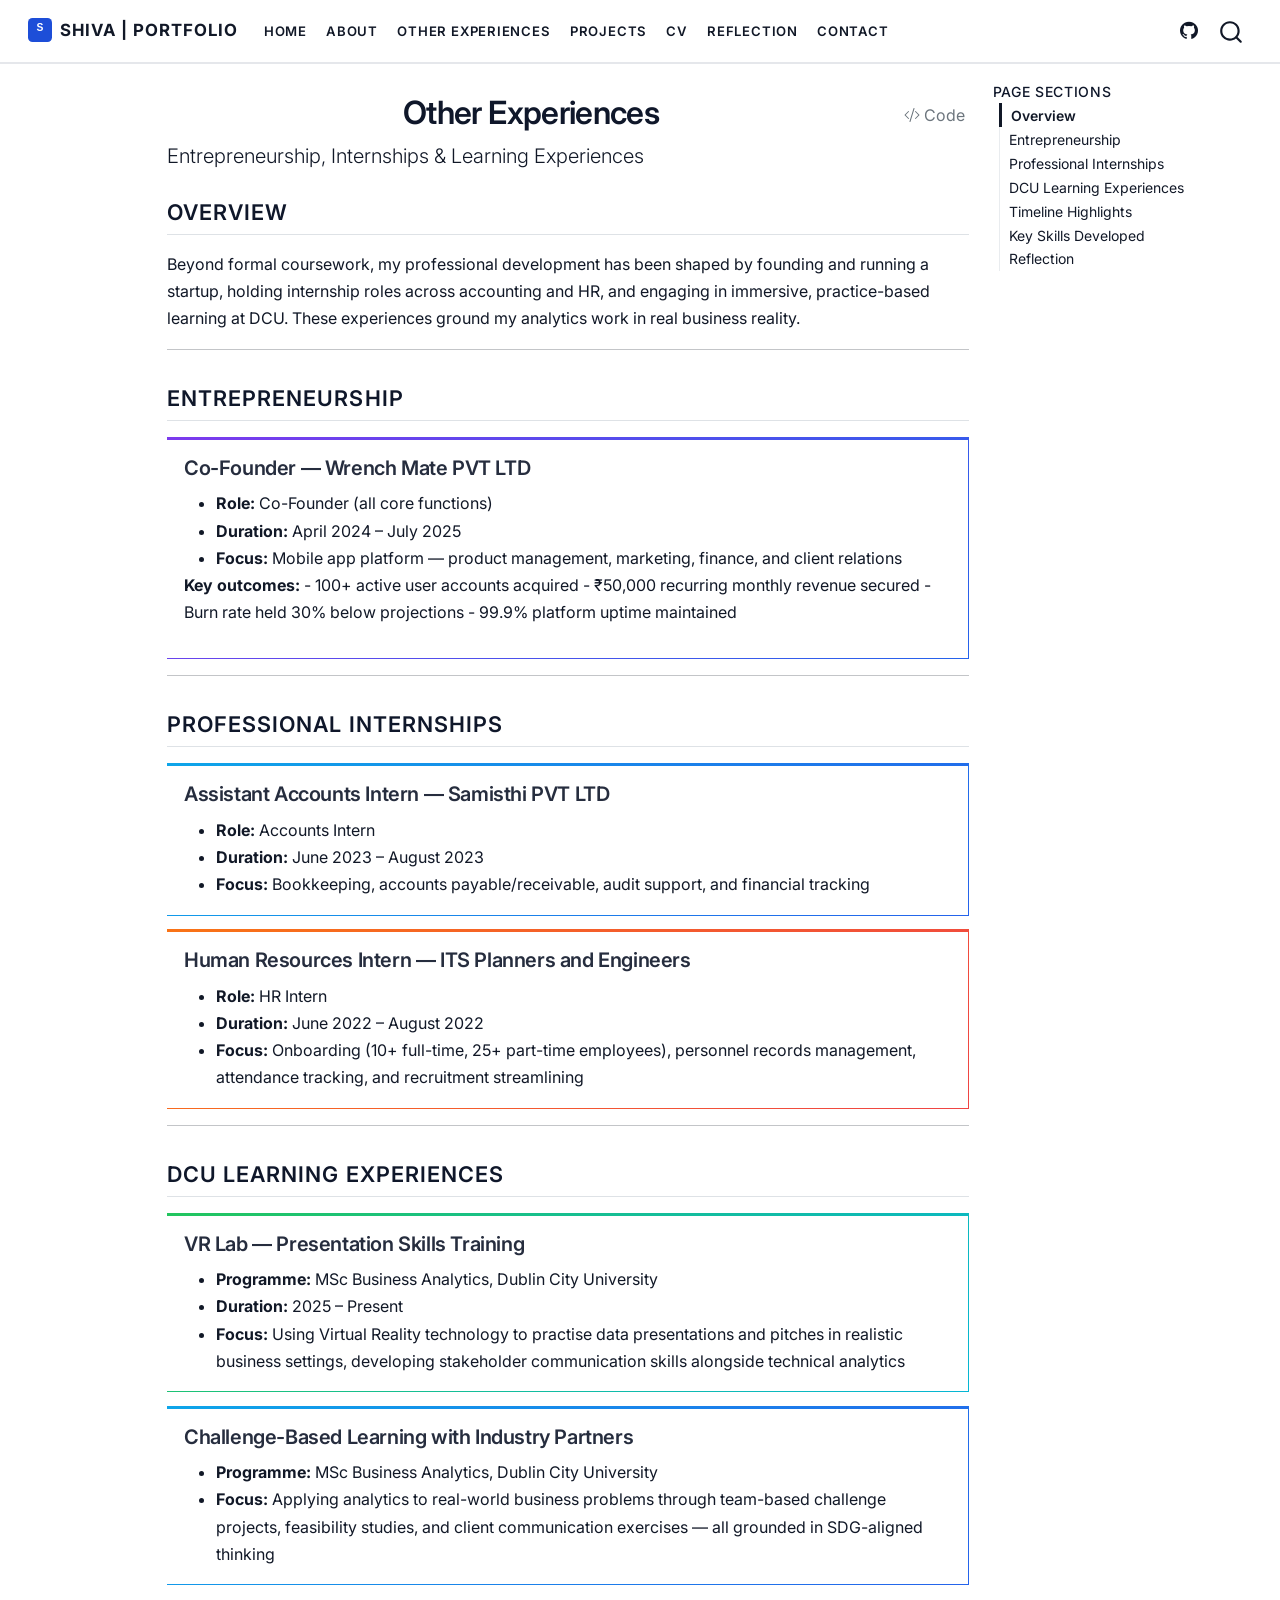
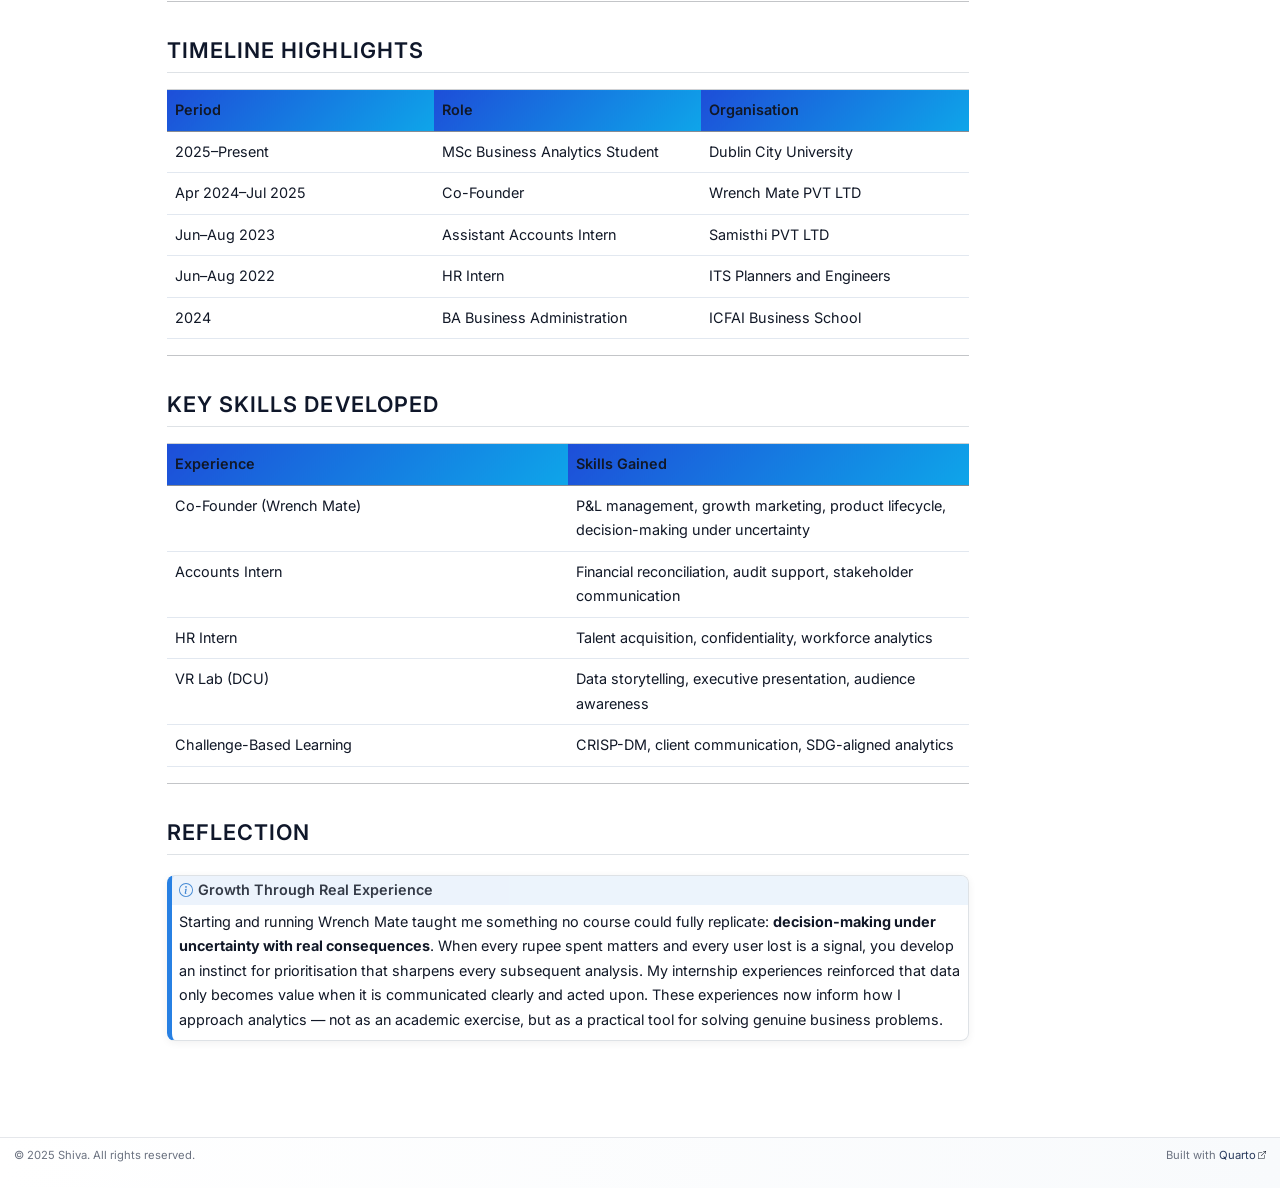
<file: docs/other-experiences.html>
<!DOCTYPE html>
<html xmlns="http://www.w3.org/1999/xhtml" lang="en" xml:lang="en"><head>

<meta charset="utf-8">
<meta name="generator" content="quarto-1.9.37">

<meta name="viewport" content="width=device-width, initial-scale=1.0, user-scalable=yes">


<title>Other Experiences – Shiva | Portfolio</title>
<style>
/* Default styles provided by pandoc.
** See https://pandoc.org/MANUAL.html#variables-for-html for config info.
*/
code{white-space: pre-wrap;}
span.smallcaps{font-variant: small-caps;}
div.columns{display: flex; gap: min(4vw, 1.5em);}
div.column{flex: auto; overflow-x: auto;}
div.hanging-indent{margin-left: 1.5em; text-indent: -1.5em;}
ul.task-list{list-style: none;}
ul.task-list li input[type="checkbox"] {
  width: 0.8em;
  margin: 0 0.8em 0.2em -1em; /* quarto-specific, see https://github.com/quarto-dev/quarto-cli/issues/4556 */ 
  vertical-align: middle;
}
/* CSS for syntax highlighting */
html { -webkit-text-size-adjust: 100%; }
pre > code.sourceCode { white-space: pre; position: relative; }
pre > code.sourceCode > span { display: inline-block; line-height: 1.25; }
pre > code.sourceCode > span:empty { height: 1.2em; }
.sourceCode { overflow: visible; }
code.sourceCode > span { color: inherit; text-decoration: inherit; }
div.sourceCode { margin: 1em 0; }
pre.sourceCode { margin: 0; }
@media screen {
div.sourceCode { overflow: auto; }
}
@media print {
pre > code.sourceCode { white-space: pre-wrap; }
pre > code.sourceCode > span { text-indent: -5em; padding-left: 5em; }
}
pre.numberSource code
  { counter-reset: source-line 0; }
pre.numberSource code > span
  { position: relative; left: -4em; counter-increment: source-line; }
pre.numberSource code > span > a:first-child::before
  { content: counter(source-line);
    position: relative; left: -1em; text-align: right; vertical-align: baseline;
    border: none; display: inline-block;
    -webkit-touch-callout: none; -webkit-user-select: none;
    -khtml-user-select: none; -moz-user-select: none;
    -ms-user-select: none; user-select: none;
    padding: 0 4px; width: 4em;
  }
pre.numberSource { margin-left: 3em;  padding-left: 4px; }
div.sourceCode
  {   }
@media screen {
pre > code.sourceCode > span > a:first-child::before { text-decoration: underline; }
}
</style>


<script src="site_libs/quarto-nav/quarto-nav.js"></script>
<script src="site_libs/quarto-nav/headroom.min.js"></script>
<script src="site_libs/clipboard/clipboard.min.js"></script>
<script src="site_libs/quarto-search/autocomplete.umd.js"></script>
<script src="site_libs/quarto-search/fuse.min.js"></script>
<script src="site_libs/quarto-search/quarto-search.js"></script>
<meta name="quarto:offset" content="./">
<link href="./images/favicon.svg" rel="icon" type="image/svg+xml">
<script src="site_libs/quarto-html/quarto.js" type="module"></script>
<script src="site_libs/quarto-html/tabsets/tabsets.js" type="module"></script>
<script src="site_libs/quarto-html/popper.min.js"></script>
<script src="site_libs/quarto-html/tippy.umd.min.js"></script>
<script src="site_libs/quarto-html/anchor.min.js"></script>
<link href="site_libs/quarto-html/tippy.css" rel="stylesheet">
<link href="site_libs/quarto-html/quarto-syntax-highlighting-1eb2a280a64a1f5f4b84ce19fa1dd180.css" rel="stylesheet" id="quarto-text-highlighting-styles">
<script src="site_libs/bootstrap/bootstrap.min.js"></script>
<link href="site_libs/bootstrap/bootstrap-icons.css" rel="stylesheet">
<link href="site_libs/bootstrap/bootstrap-989b1f3361b8b79b06a0902fea00d50c.min.css" rel="stylesheet" append-hash="true" id="quarto-bootstrap" data-mode="light">
<script id="quarto-search-options" type="application/json">{
  "location": "navbar",
  "copy-button": false,
  "collapse-after": 3,
  "panel-placement": "end",
  "type": "overlay",
  "limit": 50,
  "keyboard-shortcut": [
    "f",
    "/",
    "s"
  ],
  "show-item-context": false,
  "language": {
    "search-no-results-text": "No results",
    "search-matching-documents-text": "matching documents",
    "search-copy-link-title": "Copy link to search",
    "search-hide-matches-text": "Hide additional matches",
    "search-more-match-text": "more match in this document",
    "search-more-matches-text": "more matches in this document",
    "search-clear-button-title": "Clear",
    "search-text-placeholder": "",
    "search-detached-cancel-button-title": "Cancel",
    "search-submit-button-title": "Submit",
    "search-label": "Search"
  }
}</script>
<style>html{ scroll-behavior: smooth; }</style>


</head>

<body class="nav-fixed quarto-light">

<div id="quarto-search-results"></div>
  <header id="quarto-header" class="headroom fixed-top">
    <nav class="navbar navbar-expand-lg " data-bs-theme="dark">
      <div class="navbar-container container-fluid">
      <div class="navbar-brand-container mx-auto">
    <a href="./index.html" class="navbar-brand navbar-brand-logo">
    <img src="./images/logo.svg" alt="" class="navbar-logo light-content">
    <img src="./images/logo.svg" alt="" class="navbar-logo dark-content">
    </a>
    <a class="navbar-brand" href="./index.html">
    <span class="navbar-title">Shiva | Portfolio</span>
    </a>
  </div>
            <div id="quarto-search" class="" title="Search"></div>
          <button class="navbar-toggler" type="button" data-bs-toggle="collapse" data-bs-target="#navbarCollapse" aria-controls="navbarCollapse" role="menu" aria-expanded="false" aria-label="Toggle navigation" onclick="if (window.quartoToggleHeadroom) { window.quartoToggleHeadroom(); }">
  <span class="navbar-toggler-icon"></span>
</button>
          <div class="collapse navbar-collapse" id="navbarCollapse">
            <ul class="navbar-nav navbar-nav-scroll me-auto">
  <li class="nav-item">
    <a class="nav-link" href="./index.html"> 
<span class="menu-text">Home</span></a>
  </li>  
  <li class="nav-item">
    <a class="nav-link" href="./about.html"> 
<span class="menu-text">About</span></a>
  </li>  
  <li class="nav-item">
    <a class="nav-link active" href="./other-experiences.html" aria-current="page"> 
<span class="menu-text">Other Experiences</span></a>
  </li>  
  <li class="nav-item">
    <a class="nav-link" href="./projects/index.html"> 
<span class="menu-text">Projects</span></a>
  </li>  
  <li class="nav-item">
    <a class="nav-link" href="./CV/cv.pdf" target="_blank"> 
<span class="menu-text">CV</span></a>
  </li>  
  <li class="nav-item">
    <a class="nav-link" href="./reflection.html"> 
<span class="menu-text">Reflection</span></a>
  </li>  
  <li class="nav-item">
    <a class="nav-link" href="./contact.html"> 
<span class="menu-text">Contact</span></a>
  </li>  
</ul>
            <ul class="navbar-nav navbar-nav-scroll ms-auto">
  <li class="nav-item compact">
    <a class="nav-link" href="https://github.com/shivasagarsulige2-rgb" target="_blank"> <i class="bi bi-github" role="img">
</i> 
<span class="menu-text"></span></a>
  </li>  
</ul>
          </div> <!-- /navcollapse -->
            <div class="quarto-navbar-tools">
</div>
      </div> <!-- /container-fluid -->
    </nav>
</header>
<!-- content -->
<div id="quarto-content" class="quarto-container page-columns page-rows-contents page-layout-article page-navbar">
<!-- sidebar -->
<!-- margin-sidebar -->
    <div id="quarto-margin-sidebar" class="sidebar margin-sidebar">
        <nav id="TOC" role="doc-toc" class="toc-active">
    <h2 id="toc-title">Page Sections</h2>
   
  <ul>
  <li><a href="#overview" id="toc-overview" class="nav-link active" data-scroll-target="#overview">Overview</a></li>
  <li><a href="#entrepreneurship" id="toc-entrepreneurship" class="nav-link" data-scroll-target="#entrepreneurship">Entrepreneurship</a>
  <ul class="collapse">
  <li><a href="#co-founder-wrench-mate-pvt-ltd" id="toc-co-founder-wrench-mate-pvt-ltd" class="nav-link" data-scroll-target="#co-founder-wrench-mate-pvt-ltd">Co-Founder — Wrench Mate PVT LTD</a></li>
  </ul></li>
  <li><a href="#professional-internships" id="toc-professional-internships" class="nav-link" data-scroll-target="#professional-internships">Professional Internships</a>
  <ul class="collapse">
  <li><a href="#assistant-accounts-intern-samisthi-pvt-ltd" id="toc-assistant-accounts-intern-samisthi-pvt-ltd" class="nav-link" data-scroll-target="#assistant-accounts-intern-samisthi-pvt-ltd">Assistant Accounts Intern — Samisthi PVT LTD</a></li>
  <li><a href="#human-resources-intern-its-planners-and-engineers" id="toc-human-resources-intern-its-planners-and-engineers" class="nav-link" data-scroll-target="#human-resources-intern-its-planners-and-engineers">Human Resources Intern — ITS Planners and Engineers</a></li>
  </ul></li>
  <li><a href="#dcu-learning-experiences" id="toc-dcu-learning-experiences" class="nav-link" data-scroll-target="#dcu-learning-experiences">DCU Learning Experiences</a>
  <ul class="collapse">
  <li><a href="#vr-lab-presentation-skills-training" id="toc-vr-lab-presentation-skills-training" class="nav-link" data-scroll-target="#vr-lab-presentation-skills-training">VR Lab — Presentation Skills Training</a></li>
  <li><a href="#challenge-based-learning-with-industry-partners" id="toc-challenge-based-learning-with-industry-partners" class="nav-link" data-scroll-target="#challenge-based-learning-with-industry-partners">Challenge-Based Learning with Industry Partners</a></li>
  </ul></li>
  <li><a href="#timeline-highlights" id="toc-timeline-highlights" class="nav-link" data-scroll-target="#timeline-highlights">Timeline Highlights</a></li>
  <li><a href="#key-skills-developed" id="toc-key-skills-developed" class="nav-link" data-scroll-target="#key-skills-developed">Key Skills Developed</a></li>
  <li><a href="#reflection" id="toc-reflection" class="nav-link" data-scroll-target="#reflection">Reflection</a></li>
  </ul>
</nav>
    </div>
<!-- main -->
<main class="content" id="quarto-document-content">

<header id="title-block-header" class="quarto-title-block default">
<div class="quarto-title">
<div class="quarto-title-block"><div><h1 class="title">Other Experiences</h1><button type="button" class="btn code-tools-button" id="quarto-code-tools-source"><i class="bi"></i> Code</button></div></div>
<p class="subtitle lead">Entrepreneurship, Internships &amp; Learning Experiences</p>
</div>



<div class="quarto-title-meta">

    
  
    
  </div>
  


</header>


<section id="overview" class="level2">
<h2 class="anchored" data-anchor-id="overview">Overview</h2>
<p>Beyond formal coursework, my professional development has been shaped by founding and running a startup, holding internship roles across accounting and HR, and engaging in immersive, practice-based learning at DCU. These experiences ground my analytics work in real business reality.</p>
<hr>
</section>
<section id="entrepreneurship" class="level2">
<h2 class="anchored" data-anchor-id="entrepreneurship">Entrepreneurship</h2>
<section id="co-founder-wrench-mate-pvt-ltd" class="level3 experience-card theme-violet">
<h3 class="anchored" data-anchor-id="co-founder-wrench-mate-pvt-ltd">Co-Founder — Wrench Mate PVT LTD</h3>
<ul>
<li><strong>Role:</strong> Co-Founder (all core functions)</li>
<li><strong>Duration:</strong> April 2024 – July 2025</li>
<li><strong>Focus:</strong> Mobile app platform — product management, marketing, finance, and client relations</li>
</ul>
<p><strong>Key outcomes:</strong> - 100+ active user accounts acquired - ₹50,000 recurring monthly revenue secured - Burn rate held 30% below projections - 99.9% platform uptime maintained</p>
</section>
<hr>
</section>
<section id="professional-internships" class="level2">
<h2 class="anchored" data-anchor-id="professional-internships">Professional Internships</h2>
<section id="assistant-accounts-intern-samisthi-pvt-ltd" class="level3 experience-card theme-ocean">
<h3 class="anchored" data-anchor-id="assistant-accounts-intern-samisthi-pvt-ltd">Assistant Accounts Intern — Samisthi PVT LTD</h3>
<ul>
<li><strong>Role:</strong> Accounts Intern</li>
<li><strong>Duration:</strong> June 2023 – August 2023</li>
<li><strong>Focus:</strong> Bookkeeping, accounts payable/receivable, audit support, and financial tracking</li>
</ul>
</section>
<section id="human-resources-intern-its-planners-and-engineers" class="level3 experience-card theme-sunset">
<h3 class="anchored" data-anchor-id="human-resources-intern-its-planners-and-engineers">Human Resources Intern — ITS Planners and Engineers</h3>
<ul>
<li><strong>Role:</strong> HR Intern</li>
<li><strong>Duration:</strong> June 2022 – August 2022</li>
<li><strong>Focus:</strong> Onboarding (10+ full-time, 25+ part-time employees), personnel records management, attendance tracking, and recruitment streamlining</li>
</ul>
</section>
<hr>
</section>
<section id="dcu-learning-experiences" class="level2">
<h2 class="anchored" data-anchor-id="dcu-learning-experiences">DCU Learning Experiences</h2>
<section id="vr-lab-presentation-skills-training" class="level3 experience-card theme-aurora">
<h3 class="anchored" data-anchor-id="vr-lab-presentation-skills-training">VR Lab — Presentation Skills Training</h3>
<ul>
<li><strong>Programme:</strong> MSc Business Analytics, Dublin City University</li>
<li><strong>Duration:</strong> 2025 – Present</li>
<li><strong>Focus:</strong> Using Virtual Reality technology to practise data presentations and pitches in realistic business settings, developing stakeholder communication skills alongside technical analytics</li>
</ul>
</section>
<section id="challenge-based-learning-with-industry-partners" class="level3 experience-card theme-ocean">
<h3 class="anchored" data-anchor-id="challenge-based-learning-with-industry-partners">Challenge-Based Learning with Industry Partners</h3>
<ul>
<li><strong>Programme:</strong> MSc Business Analytics, Dublin City University</li>
<li><strong>Focus:</strong> Applying analytics to real-world business problems through team-based challenge projects, feasibility studies, and client communication exercises — all grounded in SDG-aligned thinking</li>
</ul>
</section>
<hr>
</section>
<section id="timeline-highlights" class="level2">
<h2 class="anchored" data-anchor-id="timeline-highlights">Timeline Highlights</h2>
<table class="caption-top table">
<colgroup>
<col style="width: 33%">
<col style="width: 33%">
<col style="width: 33%">
</colgroup>
<thead>
<tr class="header">
<th>Period</th>
<th>Role</th>
<th>Organisation</th>
</tr>
</thead>
<tbody>
<tr class="odd">
<td>2025–Present</td>
<td>MSc Business Analytics Student</td>
<td>Dublin City University</td>
</tr>
<tr class="even">
<td>Apr 2024–Jul 2025</td>
<td>Co-Founder</td>
<td>Wrench Mate PVT LTD</td>
</tr>
<tr class="odd">
<td>Jun–Aug 2023</td>
<td>Assistant Accounts Intern</td>
<td>Samisthi PVT LTD</td>
</tr>
<tr class="even">
<td>Jun–Aug 2022</td>
<td>HR Intern</td>
<td>ITS Planners and Engineers</td>
</tr>
<tr class="odd">
<td>2024</td>
<td>BA Business Administration</td>
<td>ICFAI Business School</td>
</tr>
</tbody>
</table>
<hr>
</section>
<section id="key-skills-developed" class="level2">
<h2 class="anchored" data-anchor-id="key-skills-developed">Key Skills Developed</h2>
<table class="caption-top table">
<colgroup>
<col style="width: 50%">
<col style="width: 50%">
</colgroup>
<thead>
<tr class="header">
<th>Experience</th>
<th>Skills Gained</th>
</tr>
</thead>
<tbody>
<tr class="odd">
<td>Co-Founder (Wrench Mate)</td>
<td>P&amp;L management, growth marketing, product lifecycle, decision-making under uncertainty</td>
</tr>
<tr class="even">
<td>Accounts Intern</td>
<td>Financial reconciliation, audit support, stakeholder communication</td>
</tr>
<tr class="odd">
<td>HR Intern</td>
<td>Talent acquisition, confidentiality, workforce analytics</td>
</tr>
<tr class="even">
<td>VR Lab (DCU)</td>
<td>Data storytelling, executive presentation, audience awareness</td>
</tr>
<tr class="odd">
<td>Challenge-Based Learning</td>
<td>CRISP-DM, client communication, SDG-aligned analytics</td>
</tr>
</tbody>
</table>
<hr>
</section>
<section id="reflection" class="level2">
<h2 class="anchored" data-anchor-id="reflection">Reflection</h2>
<div class="callout callout-style-default callout-note callout-titled" title="Growth Through Real Experience">
<div class="callout-header d-flex align-content-center">
<div class="callout-icon-container">
<i class="callout-icon"></i>
</div>
<div class="callout-title-container flex-fill">
<span class="screen-reader-only">Note</span>Growth Through Real Experience
</div>
</div>
<div class="callout-body-container callout-body">
<p>Starting and running Wrench Mate taught me something no course could fully replicate: <strong>decision-making under uncertainty with real consequences</strong>. When every rupee spent matters and every user lost is a signal, you develop an instinct for prioritisation that sharpens every subsequent analysis. My internship experiences reinforced that data only becomes value when it is communicated clearly and acted upon. These experiences now inform how I approach analytics — not as an academic exercise, but as a practical tool for solving genuine business problems.</p>
</div>
</div>


<!-- -->

</section>

</main> <!-- /main -->
<script id="quarto-html-after-body" type="application/javascript">
  window.document.addEventListener("DOMContentLoaded", function (event) {
    const icon = "";
    const anchorJS = new window.AnchorJS();
    anchorJS.options = {
      placement: 'right',
      icon: icon
    };
    anchorJS.add('.anchored');
    const isCodeAnnotation = (el) => {
      for (const clz of el.classList) {
        if (clz.startsWith('code-annotation-')) {                     
          return true;
        }
      }
      return false;
    }
    const onCopySuccess = function(e) {
      // button target
      const button = e.trigger;
      // don't keep focus
      button.blur();
      // flash "checked"
      button.classList.add('code-copy-button-checked');
      var currentTitle = button.getAttribute("title");
      button.setAttribute("title", "Copied!");
      let tooltip;
      if (window.bootstrap) {
        button.setAttribute("data-bs-toggle", "tooltip");
        button.setAttribute("data-bs-placement", "left");
        button.setAttribute("data-bs-title", "Copied!");
        tooltip = new bootstrap.Tooltip(button, 
          { trigger: "manual", 
            customClass: "code-copy-button-tooltip",
            offset: [0, -8]});
        tooltip.show();    
      }
      setTimeout(function() {
        if (tooltip) {
          tooltip.hide();
          button.removeAttribute("data-bs-title");
          button.removeAttribute("data-bs-toggle");
          button.removeAttribute("data-bs-placement");
        }
        button.setAttribute("title", currentTitle);
        button.classList.remove('code-copy-button-checked');
      }, 1000);
      // clear code selection
      e.clearSelection();
    }
    const getTextToCopy = function(trigger) {
      const outerScaffold = trigger.parentElement.cloneNode(true);
      const codeEl = outerScaffold.querySelector('code');
      for (const childEl of codeEl.children) {
        if (isCodeAnnotation(childEl)) {
          childEl.remove();
        }
      }
      return codeEl.innerText;
    }
    const clipboard = new window.ClipboardJS('.code-copy-button:not([data-in-quarto-modal])', {
      text: getTextToCopy
    });
    clipboard.on('success', onCopySuccess);
    if (window.document.getElementById('quarto-embedded-source-code-modal')) {
      const clipboardModal = new window.ClipboardJS('.code-copy-button[data-in-quarto-modal]', {
        text: getTextToCopy,
        container: window.document.getElementById('quarto-embedded-source-code-modal')
      });
      clipboardModal.on('success', onCopySuccess);
    }
    const viewSource = window.document.getElementById('quarto-view-source') ||
                       window.document.getElementById('quarto-code-tools-source');
    if (viewSource) {
      const sourceUrl = viewSource.getAttribute("data-quarto-source-url");
      viewSource.addEventListener("click", function(e) {
        if (sourceUrl) {
          // rstudio viewer pane
          if (/\bcapabilities=\b/.test(window.location)) {
            window.open(sourceUrl);
          } else {
            window.location.href = sourceUrl;
          }
        } else {
          const modal = new bootstrap.Modal(document.getElementById('quarto-embedded-source-code-modal'));
          modal.show();
        }
        return false;
      });
    }
    function toggleCodeHandler(show) {
      return function(e) {
        const detailsSrc = window.document.querySelectorAll(".cell > details > .sourceCode");
        for (let i=0; i<detailsSrc.length; i++) {
          const details = detailsSrc[i].parentElement;
          if (show) {
            details.open = true;
          } else {
            details.removeAttribute("open");
          }
        }
        const cellCodeDivs = window.document.querySelectorAll(".cell > .sourceCode");
        const fromCls = show ? "hidden" : "unhidden";
        const toCls = show ? "unhidden" : "hidden";
        for (let i=0; i<cellCodeDivs.length; i++) {
          const codeDiv = cellCodeDivs[i];
          if (codeDiv.classList.contains(fromCls)) {
            codeDiv.classList.remove(fromCls);
            codeDiv.classList.add(toCls);
          } 
        }
        return false;
      }
    }
    const hideAllCode = window.document.getElementById("quarto-hide-all-code");
    if (hideAllCode) {
      hideAllCode.addEventListener("click", toggleCodeHandler(false));
    }
    const showAllCode = window.document.getElementById("quarto-show-all-code");
    if (showAllCode) {
      showAllCode.addEventListener("click", toggleCodeHandler(true));
    }
      var localhostRegex = new RegExp(/^(?:http|https):\/\/localhost\:?[0-9]*\//);
      var mailtoRegex = new RegExp(/^mailto:/);
        var filterRegex = new RegExp('/' + window.location.host + '/');
      var isInternal = (href) => {
          return filterRegex.test(href) || localhostRegex.test(href) || mailtoRegex.test(href);
      }
      // Inspect non-navigation links and adorn them if external
     var links = window.document.querySelectorAll('a[href]:not(.nav-link):not(.navbar-brand):not(.toc-action):not(.sidebar-link):not(.sidebar-item-toggle):not(.pagination-link):not(.no-external):not([aria-hidden]):not(.dropdown-item):not(.quarto-navigation-tool):not(.about-link)');
      for (var i=0; i<links.length; i++) {
        const link = links[i];
        if (!isInternal(link.href)) {
          // undo the damage that might have been done by quarto-nav.js in the case of
          // links that we want to consider external
          if (link.dataset.originalHref !== undefined) {
            link.href = link.dataset.originalHref;
          }
            // target, if specified
            link.setAttribute("target", "_blank");
            if (link.getAttribute("rel") === null) {
              link.setAttribute("rel", "noopener");
            }
            // default icon
            link.classList.add("external");
        }
      }
    function tippyHover(el, contentFn, onTriggerFn, onUntriggerFn) {
      const config = {
        allowHTML: true,
        maxWidth: 500,
        delay: 100,
        arrow: false,
        appendTo: function(el) {
            return el.parentElement;
        },
        interactive: true,
        interactiveBorder: 10,
        theme: 'quarto',
        placement: 'bottom-start',
      };
      if (contentFn) {
        config.content = contentFn;
      }
      if (onTriggerFn) {
        config.onTrigger = onTriggerFn;
      }
      if (onUntriggerFn) {
        config.onUntrigger = onUntriggerFn;
      }
      window.tippy(el, config); 
    }
    const noterefs = window.document.querySelectorAll('a[role="doc-noteref"]');
    for (var i=0; i<noterefs.length; i++) {
      const ref = noterefs[i];
      tippyHover(ref, function() {
        // use id or data attribute instead here
        let href = ref.getAttribute('data-footnote-href') || ref.getAttribute('href');
        try { href = new URL(href).hash; } catch {}
        const id = href.replace(/^#\/?/, "");
        const note = window.document.getElementById(id);
        if (note) {
          return note.innerHTML;
        } else {
          return "";
        }
      });
    }
    const xrefs = window.document.querySelectorAll('a.quarto-xref');
    const processXRef = (id, note) => {
      // Strip column container classes
      const stripColumnClz = (el) => {
        el.classList.remove("page-full", "page-columns");
        if (el.children) {
          for (const child of el.children) {
            stripColumnClz(child);
          }
        }
      }
      stripColumnClz(note)
      if (id === null || id.startsWith('sec-')) {
        // Special case sections, only their first couple elements
        const container = document.createElement("div");
        if (note.children && note.children.length > 2) {
          container.appendChild(note.children[0].cloneNode(true));
          for (let i = 1; i < note.children.length; i++) {
            const child = note.children[i];
            if (child.tagName === "P" && child.innerText === "") {
              continue;
            } else {
              container.appendChild(child.cloneNode(true));
              break;
            }
          }
          if (window.Quarto?.typesetMath) {
            window.Quarto.typesetMath(container);
          }
          return container.innerHTML
        } else {
          if (window.Quarto?.typesetMath) {
            window.Quarto.typesetMath(note);
          }
          return note.innerHTML;
        }
      } else {
        // Remove any anchor links if they are present
        const anchorLink = note.querySelector('a.anchorjs-link');
        if (anchorLink) {
          anchorLink.remove();
        }
        if (window.Quarto?.typesetMath) {
          window.Quarto.typesetMath(note);
        }
        if (note.classList.contains("callout")) {
          return note.outerHTML;
        } else {
          return note.innerHTML;
        }
      }
    }
    for (var i=0; i<xrefs.length; i++) {
      const xref = xrefs[i];
      tippyHover(xref, undefined, function(instance) {
        instance.disable();
        let url = xref.getAttribute('href');
        let hash = undefined; 
        if (url.startsWith('#')) {
          hash = url;
        } else {
          try { hash = new URL(url).hash; } catch {}
        }
        if (hash) {
          const id = hash.replace(/^#\/?/, "");
          const note = window.document.getElementById(id);
          if (note !== null) {
            try {
              const html = processXRef(id, note.cloneNode(true));
              instance.setContent(html);
            } finally {
              instance.enable();
              instance.show();
            }
          } else {
            // See if we can fetch this
            fetch(url.split('#')[0])
            .then(res => res.text())
            .then(html => {
              const parser = new DOMParser();
              const htmlDoc = parser.parseFromString(html, "text/html");
              const note = htmlDoc.getElementById(id);
              if (note !== null) {
                const html = processXRef(id, note);
                instance.setContent(html);
              } 
            }).finally(() => {
              instance.enable();
              instance.show();
            });
          }
        } else {
          // See if we can fetch a full url (with no hash to target)
          // This is a special case and we should probably do some content thinning / targeting
          fetch(url)
          .then(res => res.text())
          .then(html => {
            const parser = new DOMParser();
            const htmlDoc = parser.parseFromString(html, "text/html");
            const note = htmlDoc.querySelector('main.content');
            if (note !== null) {
              // This should only happen for chapter cross references
              // (since there is no id in the URL)
              // remove the first header
              if (note.children.length > 0 && note.children[0].tagName === "HEADER") {
                note.children[0].remove();
              }
              const html = processXRef(null, note);
              instance.setContent(html);
            } 
          }).finally(() => {
            instance.enable();
            instance.show();
          });
        }
      }, function(instance) {
      });
    }
        let selectedAnnoteEl;
        const selectorForAnnotation = ( cell, annotation) => {
          let cellAttr = 'data-code-cell="' + cell + '"';
          let lineAttr = 'data-code-annotation="' +  annotation + '"';
          const selector = 'span[' + cellAttr + '][' + lineAttr + ']';
          return selector;
        }
        const selectCodeLines = (annoteEl) => {
          const doc = window.document;
          const targetCell = annoteEl.getAttribute("data-target-cell");
          const targetAnnotation = annoteEl.getAttribute("data-target-annotation");
          const annoteSpan = window.document.querySelector(selectorForAnnotation(targetCell, targetAnnotation));
          const lines = annoteSpan.getAttribute("data-code-lines").split(",");
          const lineIds = lines.map((line) => {
            return targetCell + "-" + line;
          })
          let top = null;
          let height = null;
          let parent = null;
          if (lineIds.length > 0) {
              //compute the position of the single el (top and bottom and make a div)
              const el = window.document.getElementById(lineIds[0]);
              top = el.offsetTop;
              height = el.offsetHeight;
              parent = el.parentElement.parentElement;
            if (lineIds.length > 1) {
              const lastEl = window.document.getElementById(lineIds[lineIds.length - 1]);
              const bottom = lastEl.offsetTop + lastEl.offsetHeight;
              height = bottom - top;
            }
            if (top !== null && height !== null && parent !== null) {
              // cook up a div (if necessary) and position it 
              let div = window.document.getElementById("code-annotation-line-highlight");
              if (div === null) {
                div = window.document.createElement("div");
                div.setAttribute("id", "code-annotation-line-highlight");
                div.style.position = 'absolute';
                parent.appendChild(div);
              }
              div.style.top = top - 2 + "px";
              div.style.height = height + 4 + "px";
              div.style.left = 0;
              let gutterDiv = window.document.getElementById("code-annotation-line-highlight-gutter");
              if (gutterDiv === null) {
                gutterDiv = window.document.createElement("div");
                gutterDiv.setAttribute("id", "code-annotation-line-highlight-gutter");
                gutterDiv.style.position = 'absolute';
                const codeCell = window.document.getElementById(targetCell);
                const gutter = codeCell.querySelector('.code-annotation-gutter');
                gutter.appendChild(gutterDiv);
              }
              gutterDiv.style.top = top - 2 + "px";
              gutterDiv.style.height = height + 4 + "px";
            }
            selectedAnnoteEl = annoteEl;
          }
        };
        const unselectCodeLines = () => {
          const elementsIds = ["code-annotation-line-highlight", "code-annotation-line-highlight-gutter"];
          elementsIds.forEach((elId) => {
            const div = window.document.getElementById(elId);
            if (div) {
              div.remove();
            }
          });
          selectedAnnoteEl = undefined;
        };
          // Handle positioning of the toggle
      window.addEventListener(
        "resize",
        throttle(() => {
          elRect = undefined;
          if (selectedAnnoteEl) {
            selectCodeLines(selectedAnnoteEl);
          }
        }, 10)
      );
      function throttle(fn, ms) {
      let throttle = false;
      let timer;
        return (...args) => {
          if(!throttle) { // first call gets through
              fn.apply(this, args);
              throttle = true;
          } else { // all the others get throttled
              if(timer) clearTimeout(timer); // cancel #2
              timer = setTimeout(() => {
                fn.apply(this, args);
                timer = throttle = false;
              }, ms);
          }
        };
      }
        // Attach click handler to the DT
        const annoteDls = window.document.querySelectorAll('dt[data-target-cell]');
        for (const annoteDlNode of annoteDls) {
          annoteDlNode.addEventListener('click', (event) => {
            const clickedEl = event.target;
            if (clickedEl !== selectedAnnoteEl) {
              unselectCodeLines();
              const activeEl = window.document.querySelector('dt[data-target-cell].code-annotation-active');
              if (activeEl) {
                activeEl.classList.remove('code-annotation-active');
              }
              selectCodeLines(clickedEl);
              clickedEl.classList.add('code-annotation-active');
            } else {
              // Unselect the line
              unselectCodeLines();
              clickedEl.classList.remove('code-annotation-active');
            }
          });
        }
    const findCites = (el) => {
      const parentEl = el.parentElement;
      if (parentEl) {
        const cites = parentEl.dataset.cites;
        if (cites) {
          return {
            el,
            cites: cites.split(' ')
          };
        } else {
          return findCites(el.parentElement)
        }
      } else {
        return undefined;
      }
    };
    var bibliorefs = window.document.querySelectorAll('a[role="doc-biblioref"]');
    for (var i=0; i<bibliorefs.length; i++) {
      const ref = bibliorefs[i];
      const citeInfo = findCites(ref);
      if (citeInfo) {
        tippyHover(citeInfo.el, function() {
          var popup = window.document.createElement('div');
          citeInfo.cites.forEach(function(cite) {
            var citeDiv = window.document.createElement('div');
            citeDiv.classList.add('hanging-indent');
            citeDiv.classList.add('csl-entry');
            var biblioDiv = window.document.getElementById('ref-' + cite);
            if (biblioDiv) {
              citeDiv.innerHTML = biblioDiv.innerHTML;
            }
            popup.appendChild(citeDiv);
          });
          return popup.innerHTML;
        });
      }
    }
  });
  </script><div class="modal fade" id="quarto-embedded-source-code-modal" tabindex="-1" aria-labelledby="quarto-embedded-source-code-modal-label" aria-hidden="true"><div class="modal-dialog modal-dialog-scrollable"><div class="modal-content"><div class="modal-header"><h5 class="modal-title" id="quarto-embedded-source-code-modal-label">Source Code</h5><button class="btn-close" data-bs-dismiss="modal"></button></div><div class="modal-body"><div class="">
<div class="code-copy-outer-scaffold"><div class="sourceCode" id="cb1" data-shortcodes="false"><pre class="sourceCode markdown code-with-copy"><code class="sourceCode markdown"><span id="cb1-1"><a href="#cb1-1" aria-hidden="true" tabindex="-1"></a><span class="co">---</span></span>
<span id="cb1-2"><a href="#cb1-2" aria-hidden="true" tabindex="-1"></a><span class="an">title:</span><span class="co"> "Other Experiences"</span></span>
<span id="cb1-3"><a href="#cb1-3" aria-hidden="true" tabindex="-1"></a><span class="an">subtitle:</span><span class="co"> "Entrepreneurship, Internships &amp; Learning Experiences"</span></span>
<span id="cb1-4"><a href="#cb1-4" aria-hidden="true" tabindex="-1"></a><span class="an">format:</span></span>
<span id="cb1-5"><a href="#cb1-5" aria-hidden="true" tabindex="-1"></a><span class="co">  html:</span></span>
<span id="cb1-6"><a href="#cb1-6" aria-hidden="true" tabindex="-1"></a><span class="co">    toc: true</span></span>
<span id="cb1-7"><a href="#cb1-7" aria-hidden="true" tabindex="-1"></a><span class="co">    toc-title: "Page Sections"</span></span>
<span id="cb1-8"><a href="#cb1-8" aria-hidden="true" tabindex="-1"></a><span class="co">---</span></span>
<span id="cb1-9"><a href="#cb1-9" aria-hidden="true" tabindex="-1"></a></span>
<span id="cb1-10"><a href="#cb1-10" aria-hidden="true" tabindex="-1"></a><span class="fu">## Overview</span></span>
<span id="cb1-11"><a href="#cb1-11" aria-hidden="true" tabindex="-1"></a></span>
<span id="cb1-12"><a href="#cb1-12" aria-hidden="true" tabindex="-1"></a>Beyond formal coursework, my professional development has been shaped by founding and running a startup, holding internship roles across accounting and HR, and engaging in immersive, practice-based learning at DCU. These experiences ground my analytics work in real business reality.</span>
<span id="cb1-13"><a href="#cb1-13" aria-hidden="true" tabindex="-1"></a></span>
<span id="cb1-14"><a href="#cb1-14" aria-hidden="true" tabindex="-1"></a>---</span>
<span id="cb1-15"><a href="#cb1-15" aria-hidden="true" tabindex="-1"></a></span>
<span id="cb1-16"><a href="#cb1-16" aria-hidden="true" tabindex="-1"></a><span class="fu">## Entrepreneurship</span></span>
<span id="cb1-17"><a href="#cb1-17" aria-hidden="true" tabindex="-1"></a></span>
<span id="cb1-18"><a href="#cb1-18" aria-hidden="true" tabindex="-1"></a>::: {.experience-card .theme-violet}</span>
<span id="cb1-19"><a href="#cb1-19" aria-hidden="true" tabindex="-1"></a><span class="fu">### Co-Founder — Wrench Mate PVT LTD</span></span>
<span id="cb1-20"><a href="#cb1-20" aria-hidden="true" tabindex="-1"></a><span class="ss">- </span>**Role:** Co-Founder (all core functions)</span>
<span id="cb1-21"><a href="#cb1-21" aria-hidden="true" tabindex="-1"></a><span class="ss">- </span>**Duration:** April 2024 – July 2025</span>
<span id="cb1-22"><a href="#cb1-22" aria-hidden="true" tabindex="-1"></a><span class="ss">- </span>**Focus:** Mobile app platform — product management, marketing, finance, and client relations</span>
<span id="cb1-23"><a href="#cb1-23" aria-hidden="true" tabindex="-1"></a></span>
<span id="cb1-24"><a href="#cb1-24" aria-hidden="true" tabindex="-1"></a>**Key outcomes:**</span>
<span id="cb1-25"><a href="#cb1-25" aria-hidden="true" tabindex="-1"></a><span class="ss">- </span>100+ active user accounts acquired</span>
<span id="cb1-26"><a href="#cb1-26" aria-hidden="true" tabindex="-1"></a><span class="ss">- </span>₹50,000 recurring monthly revenue secured</span>
<span id="cb1-27"><a href="#cb1-27" aria-hidden="true" tabindex="-1"></a><span class="ss">- </span>Burn rate held 30% below projections</span>
<span id="cb1-28"><a href="#cb1-28" aria-hidden="true" tabindex="-1"></a><span class="ss">- </span>99.9% platform uptime maintained</span>
<span id="cb1-29"><a href="#cb1-29" aria-hidden="true" tabindex="-1"></a>:::</span>
<span id="cb1-30"><a href="#cb1-30" aria-hidden="true" tabindex="-1"></a></span>
<span id="cb1-31"><a href="#cb1-31" aria-hidden="true" tabindex="-1"></a>---</span>
<span id="cb1-32"><a href="#cb1-32" aria-hidden="true" tabindex="-1"></a></span>
<span id="cb1-33"><a href="#cb1-33" aria-hidden="true" tabindex="-1"></a><span class="fu">## Professional Internships</span></span>
<span id="cb1-34"><a href="#cb1-34" aria-hidden="true" tabindex="-1"></a></span>
<span id="cb1-35"><a href="#cb1-35" aria-hidden="true" tabindex="-1"></a>::: {.experience-card .theme-ocean}</span>
<span id="cb1-36"><a href="#cb1-36" aria-hidden="true" tabindex="-1"></a><span class="fu">### Assistant Accounts Intern — Samisthi PVT LTD</span></span>
<span id="cb1-37"><a href="#cb1-37" aria-hidden="true" tabindex="-1"></a><span class="ss">- </span>**Role:** Accounts Intern</span>
<span id="cb1-38"><a href="#cb1-38" aria-hidden="true" tabindex="-1"></a><span class="ss">- </span>**Duration:** June 2023 – August 2023</span>
<span id="cb1-39"><a href="#cb1-39" aria-hidden="true" tabindex="-1"></a><span class="ss">- </span>**Focus:** Bookkeeping, accounts payable/receivable, audit support, and financial tracking</span>
<span id="cb1-40"><a href="#cb1-40" aria-hidden="true" tabindex="-1"></a>:::</span>
<span id="cb1-41"><a href="#cb1-41" aria-hidden="true" tabindex="-1"></a></span>
<span id="cb1-42"><a href="#cb1-42" aria-hidden="true" tabindex="-1"></a>::: {.experience-card .theme-sunset}</span>
<span id="cb1-43"><a href="#cb1-43" aria-hidden="true" tabindex="-1"></a><span class="fu">### Human Resources Intern — ITS Planners and Engineers</span></span>
<span id="cb1-44"><a href="#cb1-44" aria-hidden="true" tabindex="-1"></a><span class="ss">- </span>**Role:** HR Intern</span>
<span id="cb1-45"><a href="#cb1-45" aria-hidden="true" tabindex="-1"></a><span class="ss">- </span>**Duration:** June 2022 – August 2022</span>
<span id="cb1-46"><a href="#cb1-46" aria-hidden="true" tabindex="-1"></a><span class="ss">- </span>**Focus:** Onboarding (10+ full-time, 25+ part-time employees), personnel records management, attendance tracking, and recruitment streamlining</span>
<span id="cb1-47"><a href="#cb1-47" aria-hidden="true" tabindex="-1"></a>:::</span>
<span id="cb1-48"><a href="#cb1-48" aria-hidden="true" tabindex="-1"></a></span>
<span id="cb1-49"><a href="#cb1-49" aria-hidden="true" tabindex="-1"></a>---</span>
<span id="cb1-50"><a href="#cb1-50" aria-hidden="true" tabindex="-1"></a></span>
<span id="cb1-51"><a href="#cb1-51" aria-hidden="true" tabindex="-1"></a><span class="fu">## DCU Learning Experiences</span></span>
<span id="cb1-52"><a href="#cb1-52" aria-hidden="true" tabindex="-1"></a></span>
<span id="cb1-53"><a href="#cb1-53" aria-hidden="true" tabindex="-1"></a>::: {.experience-card .theme-aurora}</span>
<span id="cb1-54"><a href="#cb1-54" aria-hidden="true" tabindex="-1"></a><span class="fu">### VR Lab — Presentation Skills Training</span></span>
<span id="cb1-55"><a href="#cb1-55" aria-hidden="true" tabindex="-1"></a><span class="ss">- </span>**Programme:** MSc Business Analytics, Dublin City University</span>
<span id="cb1-56"><a href="#cb1-56" aria-hidden="true" tabindex="-1"></a><span class="ss">- </span>**Duration:** 2025 – Present</span>
<span id="cb1-57"><a href="#cb1-57" aria-hidden="true" tabindex="-1"></a><span class="ss">- </span>**Focus:** Using Virtual Reality technology to practise data presentations and pitches in realistic business settings, developing stakeholder communication skills alongside technical analytics</span>
<span id="cb1-58"><a href="#cb1-58" aria-hidden="true" tabindex="-1"></a>:::</span>
<span id="cb1-59"><a href="#cb1-59" aria-hidden="true" tabindex="-1"></a></span>
<span id="cb1-60"><a href="#cb1-60" aria-hidden="true" tabindex="-1"></a>::: {.experience-card .theme-ocean}</span>
<span id="cb1-61"><a href="#cb1-61" aria-hidden="true" tabindex="-1"></a><span class="fu">### Challenge-Based Learning with Industry Partners</span></span>
<span id="cb1-62"><a href="#cb1-62" aria-hidden="true" tabindex="-1"></a><span class="ss">- </span>**Programme:** MSc Business Analytics, Dublin City University</span>
<span id="cb1-63"><a href="#cb1-63" aria-hidden="true" tabindex="-1"></a><span class="ss">- </span>**Focus:** Applying analytics to real-world business problems through team-based challenge projects, feasibility studies, and client communication exercises — all grounded in SDG-aligned thinking</span>
<span id="cb1-64"><a href="#cb1-64" aria-hidden="true" tabindex="-1"></a>:::</span>
<span id="cb1-65"><a href="#cb1-65" aria-hidden="true" tabindex="-1"></a></span>
<span id="cb1-66"><a href="#cb1-66" aria-hidden="true" tabindex="-1"></a>---</span>
<span id="cb1-67"><a href="#cb1-67" aria-hidden="true" tabindex="-1"></a></span>
<span id="cb1-68"><a href="#cb1-68" aria-hidden="true" tabindex="-1"></a><span class="fu">## Timeline Highlights</span></span>
<span id="cb1-69"><a href="#cb1-69" aria-hidden="true" tabindex="-1"></a></span>
<span id="cb1-70"><a href="#cb1-70" aria-hidden="true" tabindex="-1"></a><span class="pp">|</span> Period <span class="pp">|</span> Role <span class="pp">|</span> Organisation <span class="pp">|</span></span>
<span id="cb1-71"><a href="#cb1-71" aria-hidden="true" tabindex="-1"></a><span class="pp">|---|---|---|</span></span>
<span id="cb1-72"><a href="#cb1-72" aria-hidden="true" tabindex="-1"></a><span class="pp">|</span> 2025–Present <span class="pp">|</span> MSc Business Analytics Student <span class="pp">|</span> Dublin City University <span class="pp">|</span></span>
<span id="cb1-73"><a href="#cb1-73" aria-hidden="true" tabindex="-1"></a><span class="pp">|</span> Apr 2024–Jul 2025 <span class="pp">|</span> Co-Founder <span class="pp">|</span> Wrench Mate PVT LTD <span class="pp">|</span></span>
<span id="cb1-74"><a href="#cb1-74" aria-hidden="true" tabindex="-1"></a><span class="pp">|</span> Jun–Aug 2023 <span class="pp">|</span> Assistant Accounts Intern <span class="pp">|</span> Samisthi PVT LTD <span class="pp">|</span></span>
<span id="cb1-75"><a href="#cb1-75" aria-hidden="true" tabindex="-1"></a><span class="pp">|</span> Jun–Aug 2022 <span class="pp">|</span> HR Intern <span class="pp">|</span> ITS Planners and Engineers <span class="pp">|</span></span>
<span id="cb1-76"><a href="#cb1-76" aria-hidden="true" tabindex="-1"></a><span class="pp">|</span> 2024 <span class="pp">|</span> BA Business Administration <span class="pp">|</span> ICFAI Business School <span class="pp">|</span></span>
<span id="cb1-77"><a href="#cb1-77" aria-hidden="true" tabindex="-1"></a></span>
<span id="cb1-78"><a href="#cb1-78" aria-hidden="true" tabindex="-1"></a>---</span>
<span id="cb1-79"><a href="#cb1-79" aria-hidden="true" tabindex="-1"></a></span>
<span id="cb1-80"><a href="#cb1-80" aria-hidden="true" tabindex="-1"></a><span class="fu">## Key Skills Developed</span></span>
<span id="cb1-81"><a href="#cb1-81" aria-hidden="true" tabindex="-1"></a></span>
<span id="cb1-82"><a href="#cb1-82" aria-hidden="true" tabindex="-1"></a><span class="pp">|</span> Experience <span class="pp">|</span> Skills Gained <span class="pp">|</span></span>
<span id="cb1-83"><a href="#cb1-83" aria-hidden="true" tabindex="-1"></a><span class="pp">|---|---|</span></span>
<span id="cb1-84"><a href="#cb1-84" aria-hidden="true" tabindex="-1"></a><span class="pp">|</span> Co-Founder (Wrench Mate) <span class="pp">|</span> P&amp;L management, growth marketing, product lifecycle, decision-making under uncertainty <span class="pp">|</span></span>
<span id="cb1-85"><a href="#cb1-85" aria-hidden="true" tabindex="-1"></a><span class="pp">|</span> Accounts Intern <span class="pp">|</span> Financial reconciliation, audit support, stakeholder communication <span class="pp">|</span></span>
<span id="cb1-86"><a href="#cb1-86" aria-hidden="true" tabindex="-1"></a><span class="pp">|</span> HR Intern <span class="pp">|</span> Talent acquisition, confidentiality, workforce analytics <span class="pp">|</span></span>
<span id="cb1-87"><a href="#cb1-87" aria-hidden="true" tabindex="-1"></a><span class="pp">|</span> VR Lab (DCU) <span class="pp">|</span> Data storytelling, executive presentation, audience awareness <span class="pp">|</span></span>
<span id="cb1-88"><a href="#cb1-88" aria-hidden="true" tabindex="-1"></a><span class="pp">|</span> Challenge-Based Learning <span class="pp">|</span> CRISP-DM, client communication, SDG-aligned analytics <span class="pp">|</span></span>
<span id="cb1-89"><a href="#cb1-89" aria-hidden="true" tabindex="-1"></a></span>
<span id="cb1-90"><a href="#cb1-90" aria-hidden="true" tabindex="-1"></a>---</span>
<span id="cb1-91"><a href="#cb1-91" aria-hidden="true" tabindex="-1"></a></span>
<span id="cb1-92"><a href="#cb1-92" aria-hidden="true" tabindex="-1"></a><span class="fu">## Reflection</span></span>
<span id="cb1-93"><a href="#cb1-93" aria-hidden="true" tabindex="-1"></a></span>
<span id="cb1-94"><a href="#cb1-94" aria-hidden="true" tabindex="-1"></a>:::: {.callout-note title="Growth Through Real Experience"}</span>
<span id="cb1-95"><a href="#cb1-95" aria-hidden="true" tabindex="-1"></a>Starting and running Wrench Mate taught me something no course could fully replicate: **decision-making under uncertainty with real consequences**. When every rupee spent matters and every user lost is a signal, you develop an instinct for prioritisation that sharpens every subsequent analysis. My internship experiences reinforced that data only becomes value when it is communicated clearly and acted upon. These experiences now inform how I approach analytics — not as an academic exercise, but as a practical tool for solving genuine business problems.</span>
<span id="cb1-96"><a href="#cb1-96" aria-hidden="true" tabindex="-1"></a>::::</span></code></pre></div><button title="Copy to Clipboard" class="code-copy-button" data-in-quarto-modal=""><i class="bi"></i></button></div>
</div></div></div></div></div>
</div> <!-- /content -->
<footer class="footer">
  <div class="nav-footer">
    <div class="nav-footer-left">
<p>© 2025 Shiva. All rights reserved.</p>
</div>   
    <div class="nav-footer-center">
      &nbsp;
    </div>
    <div class="nav-footer-right">
<p>Built with <a href="https://quarto.org">Quarto</a></p>
</div>
  </div>
</footer>




<script src="site_libs/quarto-html/zenscroll-min.js"></script>
</body></html>
</file>
<file: docs/site_libs/quarto-html/tippy.css>
.tippy-box[data-animation=fade][data-state=hidden]{opacity:0}[data-tippy-root]{max-width:calc(100vw - 10px)}.tippy-box{position:relative;background-color:#333;color:#fff;border-radius:4px;font-size:14px;line-height:1.4;white-space:normal;outline:0;transition-property:transform,visibility,opacity}.tippy-box[data-placement^=top]>.tippy-arrow{bottom:0}.tippy-box[data-placement^=top]>.tippy-arrow:before{bottom:-7px;left:0;border-width:8px 8px 0;border-top-color:initial;transform-origin:center top}.tippy-box[data-placement^=bottom]>.tippy-arrow{top:0}.tippy-box[data-placement^=bottom]>.tippy-arrow:before{top:-7px;left:0;border-width:0 8px 8px;border-bottom-color:initial;transform-origin:center bottom}.tippy-box[data-placement^=left]>.tippy-arrow{right:0}.tippy-box[data-placement^=left]>.tippy-arrow:before{border-width:8px 0 8px 8px;border-left-color:initial;right:-7px;transform-origin:center left}.tippy-box[data-placement^=right]>.tippy-arrow{left:0}.tippy-box[data-placement^=right]>.tippy-arrow:before{left:-7px;border-width:8px 8px 8px 0;border-right-color:initial;transform-origin:center right}.tippy-box[data-inertia][data-state=visible]{transition-timing-function:cubic-bezier(.54,1.5,.38,1.11)}.tippy-arrow{width:16px;height:16px;color:#333}.tippy-arrow:before{content:"";position:absolute;border-color:transparent;border-style:solid}.tippy-content{position:relative;padding:5px 9px;z-index:1}
</file>
<file: docs/site_libs/quarto-html/quarto-syntax-highlighting-1eb2a280a64a1f5f4b84ce19fa1dd180.css>
/* quarto syntax highlight colors */
:root {
  --quarto-hl-al-color: #ff5555;
  --quarto-hl-an-color: #6a737d;
  --quarto-hl-at-color: #d73a49;
  --quarto-hl-bn-color: #005cc5;
  --quarto-hl-bu-color: #d73a49;
  --quarto-hl-ch-color: #032f62;
  --quarto-hl-co-color: #6a737d;
  --quarto-hl-cv-color: #6a737d;
  --quarto-hl-cn-color: #005cc5;
  --quarto-hl-cf-color: #d73a49;
  --quarto-hl-dt-color: #d73a49;
  --quarto-hl-dv-color: #005cc5;
  --quarto-hl-do-color: #6a737d;
  --quarto-hl-er-color: #ff5555;
  --quarto-hl-ex-color: #d73a49;
  --quarto-hl-fl-color: #005cc5;
  --quarto-hl-fu-color: #6f42c1;
  --quarto-hl-im-color: #032f62;
  --quarto-hl-in-color: #6a737d;
  --quarto-hl-kw-color: #d73a49;
  --quarto-hl-op-color: #24292e;
  --quarto-hl-pp-color: #d73a49;
  --quarto-hl-re-color: #6a737d;
  --quarto-hl-sc-color: #005cc5;
  --quarto-hl-ss-color: #032f62;
  --quarto-hl-st-color: #032f62;
  --quarto-hl-va-color: #e36209;
  --quarto-hl-vs-color: #032f62;
  --quarto-hl-wa-color: #ff5555;
}

/* other quarto variables */
:root {
  --quarto-font-monospace: "JetBrains Mono", "Fira Code", monospace;
}

/* syntax highlight based on Pandoc's rules */
pre > code.sourceCode > span {
  color: #24292e;
}

code.sourceCode > span {
  color: #24292e;
}

div.sourceCode,
div.sourceCode pre.sourceCode {
  color: #24292e;
}

/* Normal */
code span {
  color: #24292e;
}

/* Alert */
code span.al {
  font-weight: bold;
  color: #ff5555;
}

/* Annotation */
code span.an {
  color: #6a737d;
}

/* Attribute */
code span.at {
  color: #d73a49;
}

/* BaseN */
code span.bn {
  color: #005cc5;
}

/* BuiltIn */
code span.bu {
  color: #d73a49;
}

/* ControlFlow */
code span.cf {
  color: #d73a49;
}

/* Char */
code span.ch {
  color: #032f62;
}

/* Constant */
code span.cn {
  color: #005cc5;
}

/* Comment */
code span.co {
  color: #6a737d;
}

/* CommentVar */
code span.cv {
  color: #6a737d;
}

/* Documentation */
code span.do {
  color: #6a737d;
}

/* DataType */
code span.dt {
  color: #d73a49;
}

/* DecVal */
code span.dv {
  color: #005cc5;
}

/* Error */
code span.er {
  color: #ff5555;
  text-decoration: underline;
}

/* Extension */
code span.ex {
  font-weight: bold;
  color: #d73a49;
}

/* Float */
code span.fl {
  color: #005cc5;
}

/* Function */
code span.fu {
  color: #6f42c1;
}

/* Import */
code span.im {
  color: #032f62;
}

/* Information */
code span.in {
  color: #6a737d;
}

/* Keyword */
code span.kw {
  color: #d73a49;
}

/* Operator */
code span.op {
  color: #24292e;
}

/* Preprocessor */
code span.pp {
  color: #d73a49;
}

/* RegionMarker */
code span.re {
  color: #6a737d;
}

/* SpecialChar */
code span.sc {
  color: #005cc5;
}

/* SpecialString */
code span.ss {
  color: #032f62;
}

/* String */
code span.st {
  color: #032f62;
}

/* Variable */
code span.va {
  color: #e36209;
}

/* VerbatimString */
code span.vs {
  color: #032f62;
}

/* Warning */
code span.wa {
  color: #ff5555;
}

.prevent-inlining {
  content: "</";
}

/*# sourceMappingURL=25016ccb9d710f91ead394759047978e.css.map */
</file>
